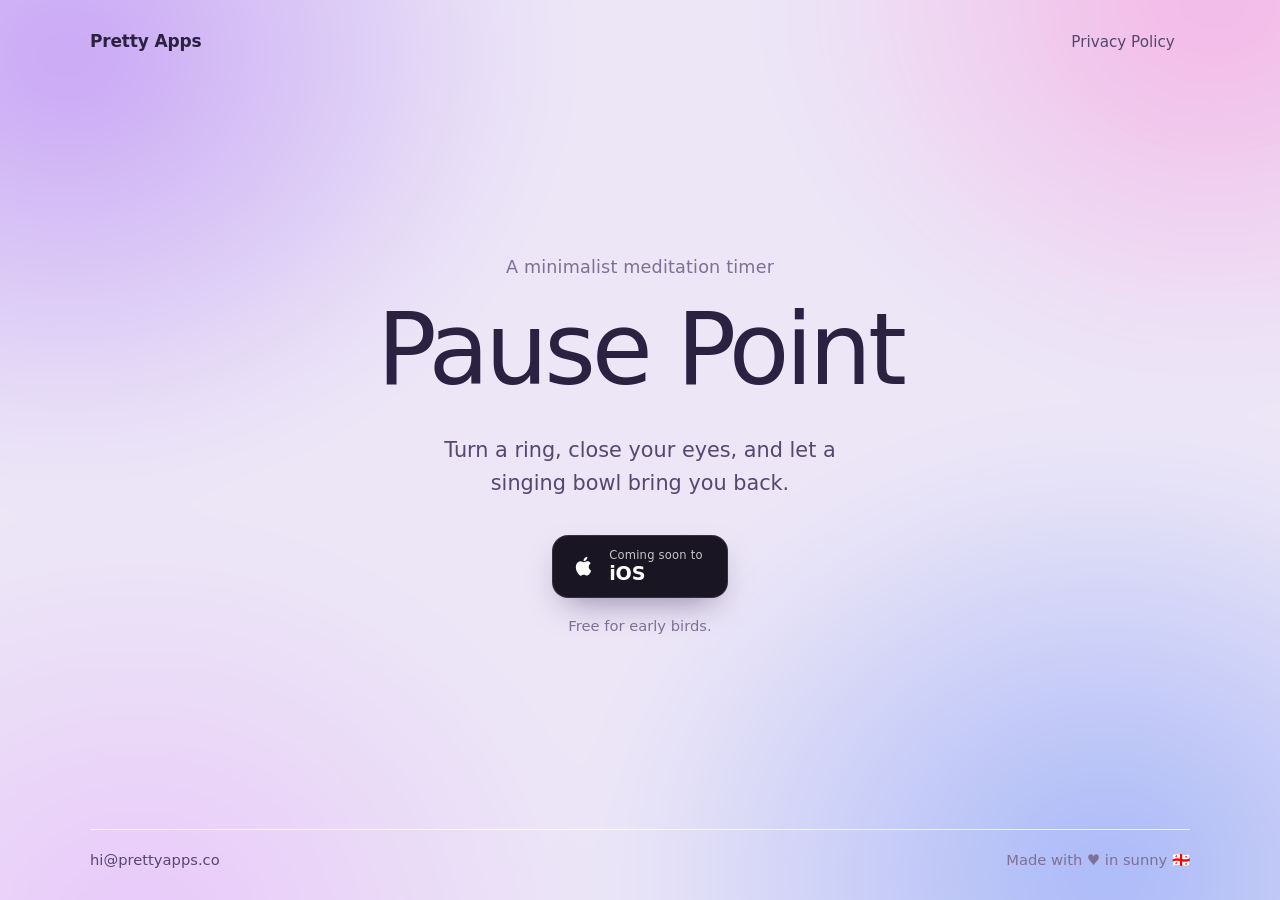
<file: index.html>
<!DOCTYPE html>
<html lang="en">
<head>
  <meta charset="utf-8">
  <meta name="viewport" content="width=device-width, initial-scale=1, viewport-fit=cover">
  <title>Pause Point — a minimalist meditation timer for iPhone · Pretty Apps</title>
  <meta name="description" content="Pause Point is a quiet, minimalist meditation timer for iPhone. Coming soon to iOS. Free for early birds.">
  <meta name="theme-color" content="#ece6f6" media="(prefers-color-scheme: light)">
  <meta name="theme-color" content="#1a1327" media="(prefers-color-scheme: dark)">
  <link rel="canonical" href="https://prettyapps.co/">

  <meta property="og:type" content="website">
  <meta property="og:site_name" content="Pretty Apps">
  <meta property="og:title" content="Pause Point — a minimalist meditation timer">
  <meta property="og:description" content="Turn a ring, breathe, and let a singing bowl bring you back. Coming soon to iOS. Free for early birds.">
  <meta property="og:url" content="https://prettyapps.co/">
  <meta property="og:image" content="https://prettyapps.co/assets/og-image.png">
  <meta property="og:image:width" content="1200">
  <meta property="og:image:height" content="630">
  <meta name="twitter:card" content="summary_large_image">
  <meta name="twitter:title" content="Pause Point — a minimalist meditation timer">
  <meta name="twitter:description" content="Coming soon to iOS. Free for early birds.">
  <meta name="twitter:image" content="https://prettyapps.co/assets/og-image.png">

  <link rel="icon" href="assets/favicon.svg" type="image/svg+xml">
  <link rel="apple-touch-icon" href="assets/apple-touch-icon.png">
  <link rel="stylesheet" href="styles.css">
</head>
<body>
  <div class="mesh" aria-hidden="true"></div>

  <header class="site-header">
    <nav class="wrap nav" aria-label="Primary">
      <a class="brand" href="/">Pretty Apps</a>
      <a class="nav__link" href="privacy.html">Privacy Policy</a>
    </nav>
  </header>

  <main class="hero">
    <div class="wrap hero__inner">
      <p class="hero__kicker">A minimalist meditation timer</p>
      <h1 class="hero__title">Pause Point</h1>
      <p class="lede">Turn a ring, close your eyes, and let a singing bowl bring you back.</p>

      <!--
        When Pause Point is live on the App Store, replace the href below with
        the real link (https://apps.apple.com/app/id…), remove aria-disabled,
        and change the label to "Download on the App Store".
      -->
      <a id="app-store-link" class="store-badge" href="#" aria-disabled="true" role="link">
        <svg viewBox="0 0 24 24" fill="currentColor" aria-hidden="true"><path d="M16.37 12.7c-.02-2.2 1.8-3.26 1.88-3.31-1.03-1.5-2.62-1.71-3.19-1.73-1.36-.14-2.65.8-3.34.8-.69 0-1.75-.78-2.88-.76-1.48.02-2.85.86-3.61 2.19-1.54 2.67-.39 6.63 1.11 8.8.73 1.06 1.6 2.25 2.75 2.2 1.1-.04 1.52-.71 2.85-.71 1.33 0 1.71.71 2.88.69 1.19-.02 1.94-1.08 2.67-2.14.84-1.23 1.19-2.42 1.21-2.48-.03-.01-2.32-.89-2.33-3.55zM14.18 6.24c.6-.74 1.01-1.76.9-2.78-.87.04-1.93.58-2.55 1.31-.56.65-1.05 1.7-.92 2.7.97.07 1.96-.49 2.57-1.23z"/></svg>
        <span class="store-badge__text">
          <span class="store-badge__small">Coming soon to</span>
          <span class="store-badge__big">iOS</span>
        </span>
      </a>
      <p class="hero__note">Free for early birds.</p>
    </div>
  </main>

  <footer class="site-footer">
    <div class="wrap footer">
      <nav class="footer__links" aria-label="Footer">
        <a href="mailto:hi@prettyapps.co">hi@prettyapps.co</a>
      </nav>
      <p class="footer__made">Made with ♥ in sunny 🇬🇪</p>
    </div>
  </footer>
</body>
</html>
</file>
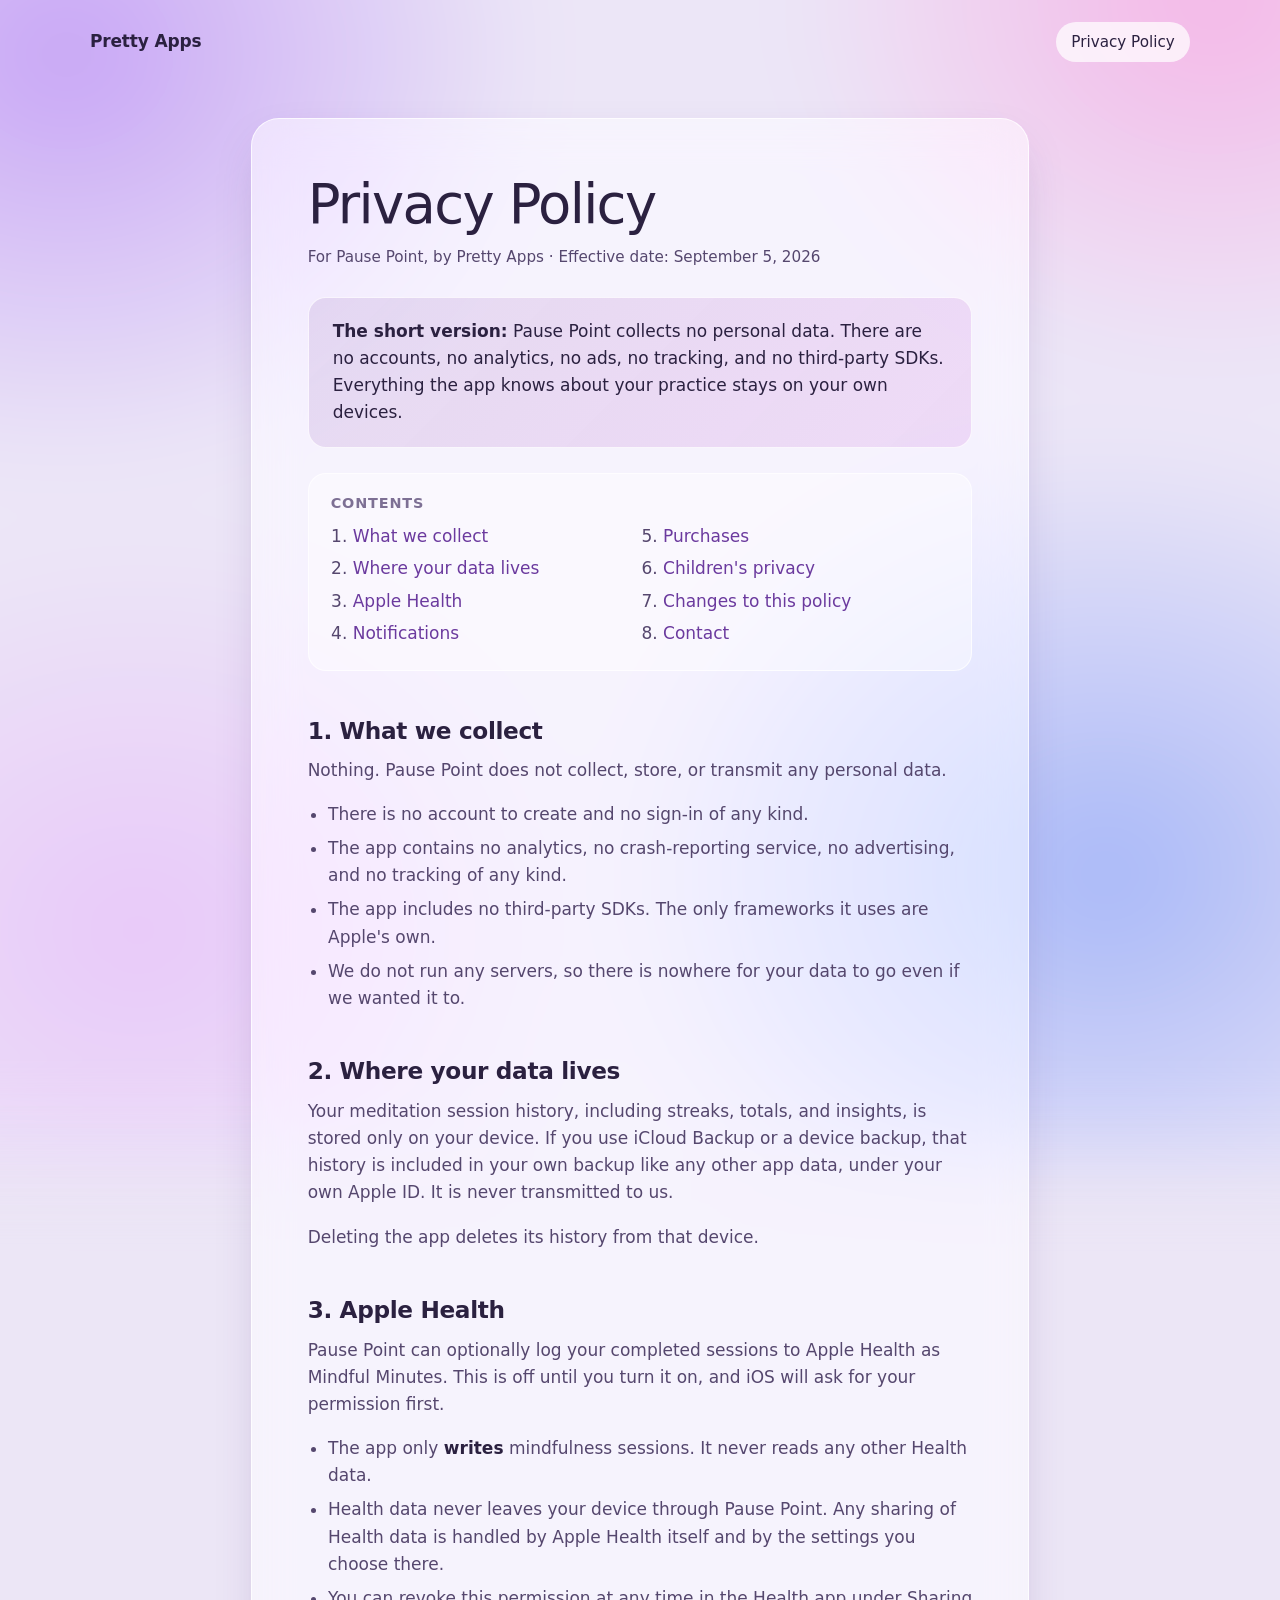
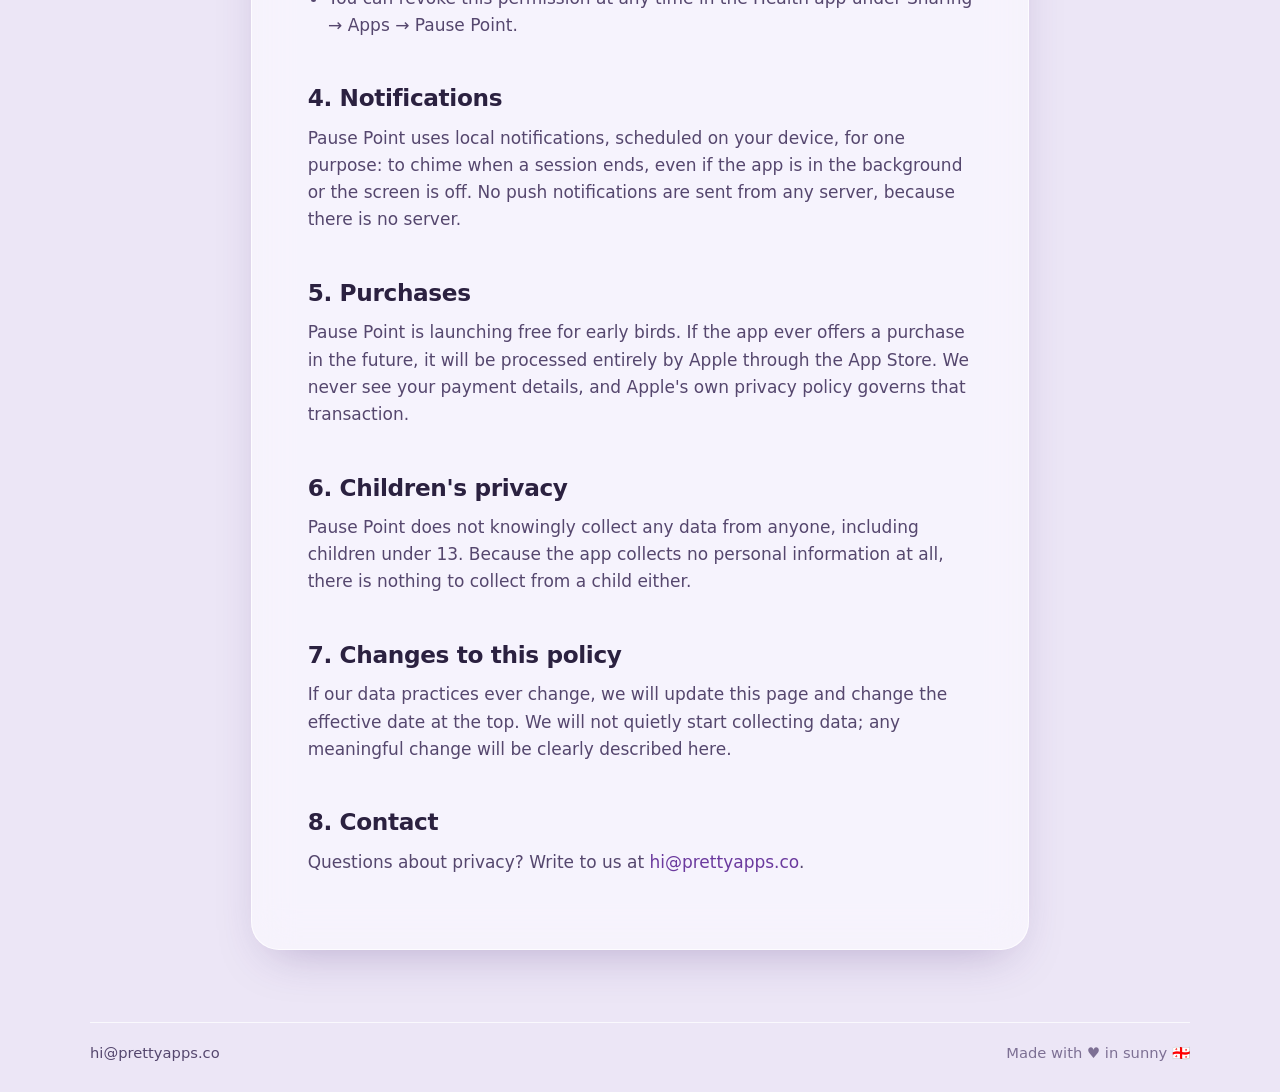
<file: privacy.html>
<!DOCTYPE html>
<html lang="en">
<head>
  <meta charset="utf-8">
  <meta name="viewport" content="width=device-width, initial-scale=1, viewport-fit=cover">
  <title>Privacy Policy · Pause Point · Pretty Apps</title>
  <meta name="description" content="Pause Point collects no personal data. No accounts, no analytics, no ads, no tracking. Read the full privacy policy from Pretty Apps.">
  <meta name="theme-color" content="#ece6f6" media="(prefers-color-scheme: light)">
  <meta name="theme-color" content="#1a1327" media="(prefers-color-scheme: dark)">
  <link rel="canonical" href="https://prettyapps.co/privacy.html">

  <meta property="og:type" content="article">
  <meta property="og:site_name" content="Pretty Apps">
  <meta property="og:title" content="Pause Point Privacy Policy">
  <meta property="og:description" content="Pause Point collects no personal data. No accounts, no analytics, no ads, no tracking.">
  <meta property="og:url" content="https://prettyapps.co/privacy.html">
  <meta property="og:image" content="https://prettyapps.co/assets/og-image.png">
  <meta name="twitter:card" content="summary_large_image">

  <link rel="icon" href="assets/favicon.svg" type="image/svg+xml">
  <link rel="apple-touch-icon" href="assets/apple-touch-icon.png">
  <link rel="stylesheet" href="styles.css">
</head>
<body>
  <div class="mesh" aria-hidden="true"></div>

  <header class="site-header">
    <nav class="wrap nav" aria-label="Primary">
      <a class="brand" href="/">Pretty Apps</a>
      <a class="nav__link" href="privacy.html" aria-current="page">Privacy Policy</a>
    </nav>
  </header>

  <main class="page">
    <article class="doc glass">
      <h1>Privacy Policy</h1>
      <p class="doc__meta">For Pause Point, by Pretty Apps · Effective date: September 5, 2026</p>

      <div class="summary">
        <p><strong>The short version:</strong> Pause Point collects no personal data. There are no accounts, no analytics, no ads, no tracking, and no third-party SDKs. Everything the app knows about your practice stays on your own devices.</p>
      </div>

      <nav class="toc" aria-label="Contents">
        <strong>Contents</strong>
        <ol>
          <li><a href="#collect">What we collect</a></li>
          <li><a href="#storage">Where your data lives</a></li>
          <li><a href="#health">Apple Health</a></li>
          <li><a href="#notifications">Notifications</a></li>
          <li><a href="#purchases">Purchases</a></li>
          <li><a href="#children">Children's privacy</a></li>
          <li><a href="#changes">Changes to this policy</a></li>
          <li><a href="#contact">Contact</a></li>
        </ol>
      </nav>

      <h2 id="collect">1. What we collect</h2>
      <p>Nothing. Pause Point does not collect, store, or transmit any personal data.</p>
      <ul>
        <li>There is no account to create and no sign-in of any kind.</li>
        <li>The app contains no analytics, no crash-reporting service, no advertising, and no tracking of any kind.</li>
        <li>The app includes no third-party SDKs. The only frameworks it uses are Apple's own.</li>
        <li>We do not run any servers, so there is nowhere for your data to go even if we wanted it to.</li>
      </ul>

      <h2 id="storage">2. Where your data lives</h2>
      <p>Your meditation session history, including streaks, totals, and insights, is stored only on your device. If you use iCloud Backup or a device backup, that history is included in your own backup like any other app data, under your own Apple ID. It is never transmitted to us.</p>
      <p>Deleting the app deletes its history from that device.</p>

      <h2 id="health">3. Apple Health</h2>
      <p>Pause Point can optionally log your completed sessions to Apple Health as Mindful Minutes. This is off until you turn it on, and iOS will ask for your permission first.</p>
      <ul>
        <li>The app only <strong>writes</strong> mindfulness sessions. It never reads any other Health data.</li>
        <li>Health data never leaves your device through Pause Point. Any sharing of Health data is handled by Apple Health itself and by the settings you choose there.</li>
        <li>You can revoke this permission at any time in the Health app under Sharing → Apps → Pause Point.</li>
      </ul>

      <h2 id="notifications">4. Notifications</h2>
      <p>Pause Point uses local notifications, scheduled on your device, for one purpose: to chime when a session ends, even if the app is in the background or the screen is off. No push notifications are sent from any server, because there is no server.</p>


      <h2 id="purchases">5. Purchases</h2>
      <p>Pause Point is launching free for early birds. If the app ever offers a purchase in the future, it will be processed entirely by Apple through the App Store. We never see your payment details, and Apple's own privacy policy governs that transaction.</p>

      <h2 id="children">6. Children's privacy</h2>
      <p>Pause Point does not knowingly collect any data from anyone, including children under 13. Because the app collects no personal information at all, there is nothing to collect from a child either.</p>

      <h2 id="changes">7. Changes to this policy</h2>
      <p>If our data practices ever change, we will update this page and change the effective date at the top. We will not quietly start collecting data; any meaningful change will be clearly described here.</p>

      <h2 id="contact">8. Contact</h2>
      <p>Questions about privacy? Write to us at <a href="mailto:hi@prettyapps.co">hi@prettyapps.co</a>.</p>
    </article>
  </main>

  <footer class="site-footer">
    <div class="wrap footer">
      <nav class="footer__links" aria-label="Footer">
        <a href="mailto:hi@prettyapps.co">hi@prettyapps.co</a>
      </nav>
      <p class="footer__made">Made with ♥ in sunny 🇬🇪</p>
    </div>
  </footer>

</body>
</html>
</file>
<file: styles.css>
/* ==========================================================================
   Pretty Apps — shared stylesheet
   Pure CSS, no build step. System font stacks only.
   ========================================================================== */

:root {
  --font: ui-rounded, -apple-system, BlinkMacSystemFont, "SF Pro Rounded", "SF Pro Text",
          "Helvetica Neue", "Segoe UI", Roboto, system-ui, sans-serif;

  --bg: #ece6f6;
  --ink: #2b2140;
  --ink-soft: #55476e;
  --ink-muted: #7d7094;
  --accent: #8a4dc4;
  --accent-deep: #6b3a9e;

  --glass: rgba(255, 255, 255, 0.52);
  --glass-strong: rgba(255, 255, 255, 0.72);
  --glass-border: rgba(255, 255, 255, 0.75);
  --glass-shadow: 0 18px 50px -20px rgba(74, 40, 120, 0.35);

  --blob-1: #c6a6f2;
  --blob-2: #f2b8e6;
  --blob-3: #a9b8f5;
  --blob-4: #e7c8f7;

  --radius: 28px;
  --radius-sm: 18px;
  --max: 1100px;
  --pad: clamp(20px, 5vw, 48px);
}

@media (prefers-color-scheme: dark) {
  :root {
    --bg: #1a1327;
    --ink: #f1eaf9;
    --ink-soft: #cdbfe0;
    --ink-muted: #9f90b8;
    --accent: #c99cf3;
    --accent-deep: #e2c6ff;

    --glass: rgba(255, 255, 255, 0.07);
    --glass-strong: rgba(255, 255, 255, 0.11);
    --glass-border: rgba(255, 255, 255, 0.16);
    --glass-shadow: 0 18px 50px -20px rgba(0, 0, 0, 0.6);

    --blob-1: #5a3a92;
    --blob-2: #7a3a80;
    --blob-3: #3a3f8c;
    --blob-4: #4c2f75;
  }
}

/* --------------------------------------------------------------------------
   Base
   -------------------------------------------------------------------------- */

*, *::before, *::after { box-sizing: border-box; }

html {
  scroll-behavior: smooth;
  -webkit-text-size-adjust: 100%;
}

body {
  margin: 0;
  min-height: 100vh;
  min-height: 100dvh;
  display: flex;
  flex-direction: column;
  font-family: var(--font);
  font-size: 17px;
  line-height: 1.6;
  color: var(--ink);
  background: var(--bg);
  -webkit-font-smoothing: antialiased;
  overflow-x: hidden;
}

/* Soft mesh gradient, painted once behind everything and slowly drifting. */
.mesh {
  position: fixed;
  inset: -20vmax;
  z-index: -1;
  pointer-events: none;
  background:
    radial-gradient(38% 42% at 18% 22%, var(--blob-1) 0%, transparent 70%),
    radial-gradient(34% 38% at 82% 18%, var(--blob-2) 0%, transparent 70%),
    radial-gradient(40% 44% at 76% 80%, var(--blob-3) 0%, transparent 70%),
    radial-gradient(36% 40% at 22% 84%, var(--blob-4) 0%, transparent 70%),
    var(--bg);
  filter: blur(40px) saturate(1.05);
  animation: drift 28s ease-in-out infinite alternate;
  will-change: transform;
}

@keyframes drift {
  0%   { transform: translate3d(0, 0, 0) scale(1) rotate(0deg); }
  50%  { transform: translate3d(2vmax, -1.5vmax, 0) scale(1.06) rotate(2deg); }
  100% { transform: translate3d(-2vmax, 1.5vmax, 0) scale(1.03) rotate(-2deg); }
}

@media (prefers-reduced-motion: reduce) {
  .mesh { animation: none !important; }
  html { scroll-behavior: auto; }
}

h1, h2 {
  font-weight: 300;
  letter-spacing: -0.03em;
  line-height: 1.1;
  margin: 0 0 0.4em;
}

p { margin: 0 0 1em; }
a { color: var(--accent-deep); text-decoration: none; }
a:hover { text-decoration: underline; text-underline-offset: 3px; }

:focus-visible {
  outline: 3px solid var(--accent);
  outline-offset: 3px;
  border-radius: 6px;
}

.wrap {
  width: min(100% - 2 * var(--pad), var(--max));
  margin-inline: auto;
}

.glass {
  background: var(--glass);
  border: 1px solid var(--glass-border);
  border-radius: var(--radius);
  box-shadow: var(--glass-shadow);
  -webkit-backdrop-filter: blur(22px) saturate(1.3);
  backdrop-filter: blur(22px) saturate(1.3);
}

/* --------------------------------------------------------------------------
   Header
   -------------------------------------------------------------------------- */

.site-header { padding: 22px 0 0; }

.nav {
  display: flex;
  align-items: center;
  justify-content: space-between;
  gap: 16px;
}

.brand {
  color: var(--ink);
  font-weight: 600;
  letter-spacing: -0.01em;
}
.brand:hover { text-decoration: none; }

.nav__link {
  padding: 0.5em 1em;
  border-radius: 999px;
  color: var(--ink-soft);
  font-weight: 500;
  font-size: 0.95rem;
  transition: background 0.2s ease, color 0.2s ease;
}
.nav__link:hover,
.nav__link[aria-current="page"] {
  color: var(--ink);
  background: var(--glass-strong);
  text-decoration: none;
}

/* --------------------------------------------------------------------------
   Hero (home)
   -------------------------------------------------------------------------- */

.hero {
  flex: 1;
  display: grid;
  place-items: center;
  padding: clamp(40px, 8vh, 96px) 0;
}

.hero__inner {
  max-width: 40rem;
  text-align: center;
}

.hero__kicker {
  margin: 0 0 14px;
  font-size: clamp(0.95rem, 1.6vw, 1.1rem);
  font-weight: 500;
  letter-spacing: 0.01em;
  color: var(--ink-muted);
}

.hero__title {
  font-size: clamp(3.2rem, 11vw, 6.2rem);
  font-weight: 200;
  letter-spacing: -0.04em;
  margin: 0 0 0.3em;
}

.lede {
  font-size: clamp(1.1rem, 2.2vw, 1.3rem);
  color: var(--ink-soft);
  max-width: 30ch;
  margin: 0 auto 34px;
}

.hero__note {
  margin: 16px 0 0;
  font-size: 0.92rem;
  color: var(--ink-muted);
}

/* App Store badge — swap href on #app-store-link when the app is live. */
.store-badge {
  display: inline-flex;
  align-items: center;
  gap: 12px;
  padding: 13px 24px 13px 18px;
  border-radius: 16px;
  color: #fff;
  background: #1a1523;
  border: 1px solid rgba(255, 255, 255, 0.12);
  line-height: 1.1;
  box-shadow: 0 14px 34px -14px rgba(40, 20, 70, 0.55);
  transition: transform 0.2s ease;
}
.store-badge:hover { text-decoration: none; transform: translateY(-1px); }
.store-badge svg { width: 26px; height: 26px; }
.store-badge__text { display: flex; flex-direction: column; gap: 2px; text-align: left; }
.store-badge__small { font-size: 0.72rem; opacity: 0.75; letter-spacing: 0.02em; }
.store-badge__big { font-size: 1.2rem; font-weight: 600; letter-spacing: -0.01em; }
.store-badge[aria-disabled="true"] { cursor: default; }
.store-badge[aria-disabled="true"]:hover { transform: none; }

@media (prefers-color-scheme: dark) {
  .store-badge { background: #f4edfb; color: #1a1327; border-color: transparent; }
}

/* --------------------------------------------------------------------------
   Pills
   -------------------------------------------------------------------------- */

.pill {
  display: inline-flex;
  align-items: center;
  padding: 0.7em 1.35em;
  border-radius: 999px;
  font-weight: 600;
  font-size: 0.95rem;
  line-height: 1;
  transition: transform 0.2s ease, box-shadow 0.2s ease;
}
.pill:hover { text-decoration: none; transform: translateY(-1px); }

.pill--primary {
  color: #fff;
  background: linear-gradient(135deg, #7d4ca8, #c357d8);
  box-shadow: 0 10px 28px -10px rgba(140, 70, 190, 0.7);
}

/* --------------------------------------------------------------------------
   Footer
   -------------------------------------------------------------------------- */

.site-footer { padding: 0 0 28px; }

.footer {
  display: flex;
  flex-wrap: wrap;
  align-items: center;
  gap: 8px 28px;
  padding-top: 18px;
  border-top: 1px solid var(--glass-border);
  font-size: 0.92rem;
  color: var(--ink-muted);
}
.footer__links { display: flex; flex-wrap: wrap; gap: 6px 22px; }
.footer__links a { color: var(--ink-soft); }
.footer__made { margin: 0 0 0 auto; }

@media (max-width: 600px) {
  .footer { flex-direction: column; align-items: flex-start; gap: 10px; }
  .footer__made { margin-left: 0; }
}

/* --------------------------------------------------------------------------
   Document pages (privacy, 404)
   -------------------------------------------------------------------------- */

.page {
  flex: 1;
  width: min(100% - 2 * var(--pad), var(--max));
  margin-inline: auto;
}

.doc {
  max-width: 72ch;
  margin: clamp(28px, 5vw, 56px) auto clamp(36px, 6vw, 72px);
  padding: clamp(28px, 5vw, 56px);
}
.doc h1 {
  font-size: clamp(2.2rem, 6vw, 3.4rem);
  margin-bottom: 0.2em;
}
.doc h2 {
  font-size: 1.45rem;
  font-weight: 600;
  letter-spacing: -0.015em;
  margin: 2em 0 0.6em;
}
.doc p, .doc li { color: var(--ink-soft); }
.doc ul { padding-left: 1.2em; }
.doc li { margin-bottom: 0.4em; }
.doc strong { color: var(--ink); font-weight: 600; }
.doc__meta {
  color: var(--ink-muted);
  font-size: 0.95rem;
  margin-bottom: 1.8em;
}

.toc {
  padding: 18px 22px;
  border-radius: var(--radius-sm);
  background: rgba(255,255,255,0.4);
  border: 1px solid var(--glass-border);
  margin: 0 0 1.5em;
}
@media (prefers-color-scheme: dark) { .toc { background: rgba(255,255,255,0.06); } }
.toc strong {
  display: block;
  margin-bottom: 8px;
  font-size: 0.9rem;
  letter-spacing: 0.06em;
  text-transform: uppercase;
  color: var(--ink-muted);
}
.toc ol { margin: 0; padding-left: 1.3em; columns: 2; column-gap: 24px; }
.toc li { margin: 0 0 0.3em; break-inside: avoid; }
@media (max-width: 520px) { .toc ol { columns: 1; } }

.summary {
  padding: 20px 24px;
  border-radius: var(--radius-sm);
  background: linear-gradient(135deg, rgba(125, 76, 168, 0.14), rgba(195, 87, 216, 0.16));
  border: 1px solid var(--glass-border);
  margin: 0 0 1.5em;
}
.summary p { margin: 0; color: var(--ink); }

/* 404 */
.notfound {
  display: flex;
  flex-direction: column;
  align-items: center;
  text-align: center;
  gap: 8px;
}
.notfound__code {
  font-size: clamp(4rem, 12vw, 6rem);
  font-weight: 200;
  letter-spacing: -0.04em;
  line-height: 1;
  margin: 0 0 8px;
  background: linear-gradient(135deg, #7d4ca8, #c357d8);
  -webkit-background-clip: text;
          background-clip: text;
  color: transparent;
}
</file>
